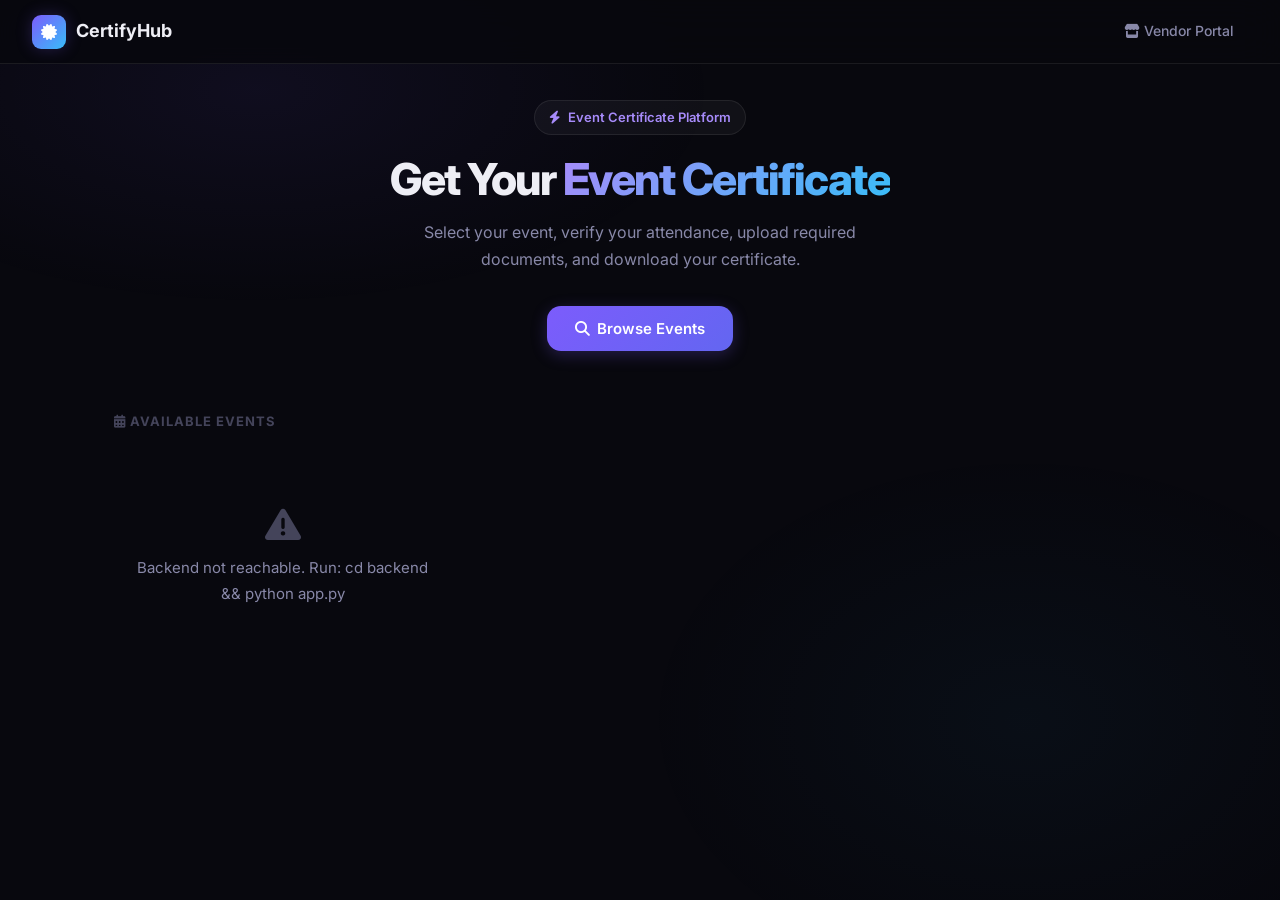
<file: website/index.html>
<!DOCTYPE html>
<html lang="en">
<head>
  <meta charset="UTF-8">
  <meta name="viewport" content="width=device-width, initial-scale=1.0">
  <title>CertifyHub — Event Certificates</title>
  <link rel="stylesheet" href="css/style.css">
  <link rel="preconnect" href="https://fonts.googleapis.com">
  <link href="https://fonts.googleapis.com/css2?family=Inter:wght@300;400;500;600;700;800;900&family=JetBrains+Mono:wght@400;500&display=swap" rel="stylesheet">
  <link rel="stylesheet" href="https://cdnjs.cloudflare.com/ajax/libs/font-awesome/6.5.1/css/all.min.css">
  <style>
    .hero { padding: 100px 0 60px; text-align: center; }
    .hero-eyebrow {
      display: inline-flex; align-items: center; gap: 8px;
      padding: 6px 14px; border-radius: 100px;
      background: var(--surface); border: 1px solid var(--border);
      color: var(--accent2); font-size: 13px; font-weight: 600; margin-bottom: 20px;
    }
    .hero h1 { margin-bottom: 16px; }
    .hero p  { max-width: 520px; margin: 0 auto 32px; font-size: 16px; }
    .events-grid { display: grid; grid-template-columns: repeat(auto-fill, minmax(300px, 1fr)); gap: 20px; }
    .event-card { cursor: pointer; position: relative; overflow: hidden; }
    .event-card::before { content:''; position:absolute; top:0; left:0; right:0; height:3px; background:linear-gradient(90deg,var(--accent),var(--blue)); opacity:0; transition:var(--t); }
    .event-card:hover::before { opacity:1; }
    .event-card:hover { transform: translateY(-3px); box-shadow: var(--shadow); }
    .event-card-top { display:flex; align-items:flex-start; justify-content:space-between; gap:12px; margin-bottom:14px; }
    .event-icon { width:44px; height:44px; border-radius:11px; background:linear-gradient(135deg,var(--accent),#6366f1); display:flex; align-items:center; justify-content:center; font-size:20px; color:#fff; flex-shrink:0; }
    .event-card h3 { margin-bottom:4px; }
    .event-desc { font-size:13px; color:var(--txt2); margin-bottom:16px; line-height:1.5; }
    .event-meta { display:flex; gap:16px; flex-wrap:wrap; font-size:12px; color:var(--txt3); }
    .event-meta span { display:flex; align-items:center; gap:5px; }
    .docs-required { display:flex; flex-wrap:wrap; gap:8px; margin-top:14px; }
    .doc-chip { padding:4px 10px; border-radius:100px; background:var(--surface); border:1px solid var(--border); font-size:12px; color:var(--txt2); display:flex; align-items:center; gap:5px; }
    .doc-chip i { color:var(--accent2); font-size:10px; }
    .flow-wrap { max-width: 680px; margin: 0 auto; }
    .check-card { text-align: center; padding: 48px 40px; }
    .check-icon { width:64px; height:64px; border-radius:16px; background:linear-gradient(135deg,var(--accent),#6366f1); display:flex; align-items:center; justify-content:center; font-size:28px; color:#fff; margin:0 auto 20px; box-shadow:0 4px 20px var(--accent-glow); }
    .doc-upload-item { margin-bottom: 16px; }
    .doc-upload-header { display:flex; align-items:center; gap:8px; margin-bottom:8px; }
    .doc-upload-num { width:22px; height:22px; border-radius:50%; background:var(--surface); border:1px solid var(--border); font-size:11px; font-weight:700; color:var(--txt2); display:flex; align-items:center; justify-content:center; }
    .verify-summary { display:grid; grid-template-columns:1fr 1fr; gap:12px; margin-bottom:24px; }
    .verify-stat { padding:16px; border-radius:var(--r-sm); border:1px solid var(--border); text-align:center; }
    .verify-stat .num { font-size:28px; font-weight:800; font-family:var(--mono); }
    .verify-stat .lbl { font-size:12px; color:var(--txt3); margin-top:2px; }
    .verify-stat.pass { border-color:rgba(34,197,94,0.3); background:rgba(34,197,94,0.04); }
    .verify-stat.pass .num { color:var(--green); }
    .verify-stat.fail { border-color:rgba(239,68,68,0.3); background:rgba(239,68,68,0.04); }
    .verify-stat.fail .num { color:var(--red); }
    .vendor-note { display:flex; gap:12px; align-items:flex-start; padding:14px 16px; border-radius:var(--r-sm); background:rgba(245,158,11,0.06); border:1px solid rgba(245,158,11,0.2); font-size:13px; color:var(--txt2); }
    .vendor-note i { color:var(--yellow); margin-top:2px; }
    .cert-actions { display:flex; gap:12px; justify-content:center; margin-top:24px; flex-wrap:wrap; }
    .back-row { display:flex; align-items:center; gap:12px; margin-bottom:28px; }
    .back-btn { display:flex; align-items:center; gap:6px; color:var(--txt2); font-size:14px; cursor:pointer; background:none; border:none; font-family:var(--font); transition:var(--t); padding:6px 0; }
    .back-btn:hover { color:var(--txt); }
  </style>
</head>
<body>

<nav class="nav">
  <a href="index.html" class="nav-brand" onclick="showHome()">
    <div class="nav-brand-icon"><i class="fas fa-certificate"></i></div>
    CertifyHub
  </a>
  <div class="nav-spacer"></div>
  <div class="nav-links">
    <a href="vendor.html" class="nav-link"><i class="fas fa-store"></i> Vendor Portal</a>
  </div>
</nav>

<!-- HOME -->
<div id="view-home">
  <div class="container">
    <div class="hero">
      <div class="hero-eyebrow"><i class="fas fa-bolt"></i> Event Certificate Platform</div>
      <h1>Get Your <span class="gradient-text">Event Certificate</span></h1>
      <p>Select your event, verify your attendance, upload required documents, and download your certificate.</p>
      <button class="btn btn-primary btn-lg" onclick="loadEvents()">
        <i class="fas fa-search"></i> Browse Events
      </button>
    </div>
    <div class="section-title"><i class="fas fa-calendar-alt"></i> Available Events</div>
    <div id="events-grid" class="events-grid">
      <div class="empty-state"><i class="fas fa-spinner fa-spin"></i><p>Loading events…</p></div>
    </div>
  </div>
</div>

<!-- FLOW -->
<div id="view-flow" style="display:none">
  <div class="container page-wrap">
    <div class="back-row">
      <button class="back-btn" onclick="showHome()"><i class="fas fa-arrow-left"></i> Back to events</button>
      <div id="flow-event-badge" class="tag"></div>
    </div>

    <div class="wizard" id="wizard">
      <div class="wizard-step active" data-step="1">
        <div class="wizard-dot"><i class="fas fa-id-card"></i></div>
        <span class="wizard-label">Verify Attendance</span>
      </div>
      <div class="wizard-line"></div>
      <div class="wizard-step" data-step="2">
        <div class="wizard-dot"><i class="fas fa-cloud-upload-alt"></i></div>
        <span class="wizard-label">Upload Documents</span>
      </div>
      <div class="wizard-line"></div>
      <div class="wizard-step" data-step="3">
        <div class="wizard-dot"><i class="fas fa-shield-alt"></i></div>
        <span class="wizard-label">Verification</span>
      </div>
      <div class="wizard-line"></div>
      <div class="wizard-step" data-step="4">
        <div class="wizard-dot"><i class="fas fa-award"></i></div>
        <span class="wizard-label">Certificate</span>
      </div>
    </div>

    <div class="flow-wrap">

      <!-- Step 1 -->
      <div class="wizard-panel active" id="panel-1">
        <div class="card card-lg check-card">
          <div class="check-icon"><i class="fas fa-user-check"></i></div>
          <h2 id="step1-event-name" style="margin-bottom:8px"></h2>
          <p style="margin-bottom:32px">Enter the name and ID number you used when you registered for this event.</p>
          <div class="gap-stack" style="max-width:380px;margin:0 auto">
            <div class="form-group">
              <label class="form-label"><i class="fas fa-user"></i> Full Name</label>
              <input id="att-name" class="form-input" placeholder="As per event registration">
            </div>
            <div class="form-group">
              <label class="form-label"><i class="fas fa-fingerprint"></i> ID Number</label>
              <input id="att-id" class="form-input" placeholder="e.g. ID001">
            </div>
            <button class="btn btn-primary btn-full btn-lg" onclick="checkAttendance()">
              <i class="fas fa-search"></i> Verify Attendance
            </button>
          </div>
        </div>
      </div>

      <!-- Step 2 -->
      <div class="wizard-panel" id="panel-2">
        <div class="card card-lg">
          <h2 style="margin-bottom:6px"><i class="fas fa-cloud-upload-alt" style="color:var(--accent2)"></i> Upload Required Documents</h2>
          <p style="margin-bottom:28px">Upload clear scans or photos. Each file must be under 5 MB.</p>
          <div id="upload-list"></div>
          <div style="display:flex;gap:12px;margin-top:28px;justify-content:flex-end">
            <button class="btn btn-outline" onclick="goStep(1)"><i class="fas fa-arrow-left"></i> Back</button>
            <button class="btn btn-primary btn-lg" onclick="submitAndVerify()">
              <i class="fas fa-paper-plane"></i> Submit &amp; Verify
            </button>
          </div>
        </div>
      </div>

      <!-- Step 3 -->
      <div class="wizard-panel" id="panel-3">
        <div class="card card-lg">
          <h2 style="margin-bottom:6px"><i class="fas fa-shield-alt" style="color:var(--accent2)"></i> Verification Results</h2>
          <p style="margin-bottom:24px">Our system checked each document. Results are shown below.</p>
          <div class="verify-summary">
            <div class="verify-stat pass">
              <div class="num" id="pass-count">0</div>
              <div class="lbl"><i class="fas fa-check-circle"></i> Verified</div>
            </div>
            <div class="verify-stat fail">
              <div class="num" id="fail-count">0</div>
              <div class="lbl"><i class="fas fa-times-circle"></i> Failed</div>
            </div>
          </div>
          <div id="verify-results" class="gap-stack" style="margin-bottom:20px"></div>
          <div id="all-passed-msg" style="display:none">
            <div style="display:flex;gap:12px;align-items:center;padding:16px;border-radius:var(--r-sm);background:var(--green-dim);border:1px solid rgba(34,197,94,0.3);margin-bottom:20px">
              <i class="fas fa-check-circle" style="color:var(--green);font-size:20px"></i>
              <div>
                <div style="font-weight:700;color:var(--green)" id="all-passed-title">All documents verified!</div>
                <div style="font-size:13px;color:var(--txt2)">You can now generate your certificate.</div>
              </div>
            </div>
          </div>
          <div id="some-failed-msg" style="display:none">
            <div class="vendor-note" style="margin-bottom:20px">
              <i class="fas fa-info-circle"></i>
              <div>Some documents failed verification. The vendor has been notified and can manually approve your application. This page will update automatically.</div>
            </div>
          </div>
          <div style="display:flex;gap:12px;justify-content:flex-end">
            <button class="btn btn-outline" onclick="goStep(2)"><i class="fas fa-arrow-left"></i> Back</button>
            <button class="btn btn-success btn-lg" id="btn-get-cert" onclick="goStep(4)" style="display:none">
              <i class="fas fa-award"></i> Get Certificate
            </button>
            <button class="btn btn-ghost btn-lg" id="btn-wait-vendor" style="display:none" disabled>
              <i class="fas fa-clock"></i> Waiting for vendor…
            </button>
          </div>
        </div>
      </div>

      <!-- Step 4 -->
      <div class="wizard-panel" id="panel-4">
        <div class="card card-lg" style="text-align:center;margin-bottom:20px">
          <div style="display:inline-flex;align-items:center;gap:10px;padding:10px 20px;border-radius:100px;background:var(--green-dim);border:1px solid rgba(34,197,94,0.3);margin-bottom:20px">
            <i class="fas fa-check-circle" style="color:var(--green)"></i>
            <span style="color:var(--green);font-weight:700">Certificate Ready</span>
          </div>
          <h2 style="margin-bottom:6px">Your certificate has been generated</h2>
          <p>Download or print it for your records.</p>
        </div>

        <div class="cert-paper" id="cert-preview">
          <div class="cert-border"></div>
          <div class="cert-seal"><i class="fas fa-award"></i></div>
          <div class="cert-org">CertifyHub — Official Certificate</div>
          <div class="cert-title">Certificate of Participation</div>
          <div class="cert-sub">This is to certify that</div>
          <div class="cert-body">
            <strong id="cert-name">—</strong><br>
            has successfully verified their attendance and documents for<br>
            <strong id="cert-event">—</strong><br>
            <span style="font-size:13px;color:#888" id="cert-date"></span>
          </div>
          <div class="cert-divider"></div>
          <div class="cert-footer">
            <div class="cert-qr"><i class="fas fa-qrcode"></i></div>
            <div class="cert-sig">
              <div class="cert-sig-line"></div>
              <div class="cert-sig-name" id="cert-vendor">Authorized Signatory</div>
            </div>
          </div>
          <div class="cert-hash" id="cert-hash"></div>
        </div>

        <div class="cert-actions">
          <button class="btn btn-primary btn-lg" onclick="printCert()">
            <i class="fas fa-print"></i> Print Certificate
          </button>
          <button class="btn btn-outline btn-lg" onclick="showHome()">
            <i class="fas fa-home"></i> Back to Events
          </button>
        </div>
      </div>

    </div>
  </div>
</div>

<div id="toasts"></div>
<script src="js/user.js?v=4"></script>
</body>
</html>
</file>
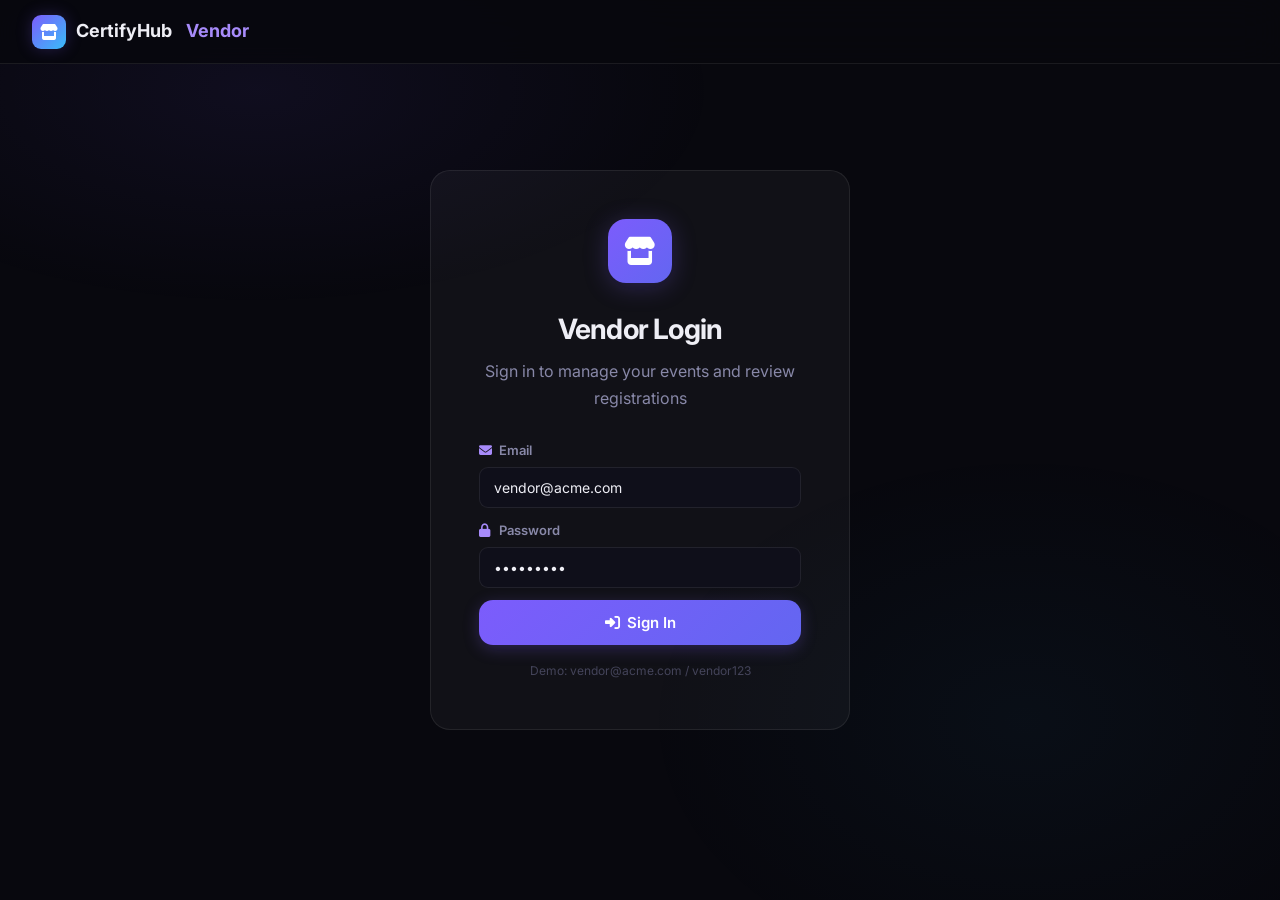
<file: website/vendor.html>
<!DOCTYPE html>
<html lang="en">
<head>
  <meta charset="UTF-8">
  <meta name="viewport" content="width=device-width, initial-scale=1.0">
  <title>CertifyHub — Vendor Portal</title>
  <link rel="stylesheet" href="css/style.css">
  <link rel="preconnect" href="https://fonts.googleapis.com">
  <link href="https://fonts.googleapis.com/css2?family=Inter:wght@300;400;500;600;700;800;900&family=JetBrains+Mono:wght@400;500&display=swap" rel="stylesheet">
  <link rel="stylesheet" href="https://cdnjs.cloudflare.com/ajax/libs/font-awesome/6.5.1/css/all.min.css">
  <style>
    /* ── Vendor-specific ── */
    .login-wrap {
      min-height: 100vh; display: flex;
      align-items: center; justify-content: center;
      padding: 24px;
    }
    .login-card {
      width: 100%; max-width: 420px;
      padding: 48px; text-align: center;
    }
    .login-icon {
      width: 64px; height: 64px; border-radius: 18px;
      background: linear-gradient(135deg, var(--accent), #6366f1);
      display: flex; align-items: center; justify-content: center;
      font-size: 28px; color: #fff;
      margin: 0 auto 24px;
      box-shadow: 0 4px 24px var(--accent-glow);
    }
    .dash-header {
      display: flex; align-items: center; justify-content: space-between;
      margin-bottom: 32px; flex-wrap: wrap; gap: 12px;
    }
    .stat-row {
      display: grid;
      grid-template-columns: repeat(auto-fit, minmax(160px, 1fr));
      gap: 14px; margin-bottom: 32px;
    }
    .stat-card {
      padding: 18px 20px; border-radius: var(--r);
      border: 1px solid var(--border); background: var(--surface);
    }
    .stat-card .num { font-size: 28px; font-weight: 800; font-family: var(--mono); }
    .stat-card .lbl { font-size: 12px; color: var(--txt3); margin-top: 2px; }

    /* Create event form */
    .create-form { max-width: 740px; }

    .doc-checkboxes {
      display: grid; grid-template-columns: repeat(auto-fill, minmax(200px, 1fr));
      gap: 10px;
    }
    .doc-check-option { cursor: pointer; }
    .doc-check-option input { display: none; }
    .doc-check-box {
      display: flex; align-items: center; gap: 10px;
      padding: 11px 14px; border-radius: var(--r-sm);
      border: 1.5px solid var(--border); transition: var(--t);
      font-size: 13px; font-weight: 500;
    }
    .doc-check-box i { color: var(--txt3); font-size: 14px; transition: var(--t); }
    .doc-check-option input:checked + .doc-check-box {
      border-color: var(--accent);
      background: rgba(124,92,252,0.07);
    }
    .doc-check-option input:checked + .doc-check-box i { color: var(--accent2); }

    .excel-zone {
      border: 2px dashed var(--border); border-radius: var(--r);
      padding: 32px; text-align: center; cursor: pointer; transition: var(--t);
    }
    .excel-zone:hover, .excel-zone.drag-over {
      border-color: var(--accent); background: rgba(124,92,252,0.04);
    }
    .excel-preview {
      display: flex; align-items: center; gap: 12px;
      padding: 12px 14px; background: var(--surface);
      border: 1px solid var(--border); border-radius: var(--r-sm);
    }
    .excel-preview i { color: var(--green); font-size: 20px; }

    /* Registrations */
    .reg-card {
      padding: 18px 20px; border-radius: var(--r-sm);
      border: 1px solid var(--border); transition: var(--t);
      cursor: pointer;
    }
    .reg-card:hover { border-color: var(--border-h); background: var(--surface); }
    .reg-card-top { display: flex; align-items: flex-start; justify-content: space-between; gap: 12px; margin-bottom: 10px; }
    .reg-name { font-weight: 700; font-size: 15px; }
    .reg-id   { font-size: 12px; color: var(--txt3); font-family: var(--mono); margin-top: 2px; }
    .reg-docs-row { display: flex; gap: 8px; flex-wrap: wrap; margin-top: 10px; }
    .doc-mini {
      display: flex; align-items: center; gap: 5px;
      padding: 3px 9px; border-radius: 100px;
      font-size: 11px; font-weight: 600; border: 1px solid;
    }
    .doc-mini.verified { color: var(--green);  border-color: rgba(34,197,94,0.3);  background: rgba(34,197,94,0.08); }
    .doc-mini.failed   { color: var(--red);    border-color: rgba(239,68,68,0.3);  background: rgba(239,68,68,0.08); }
    .doc-mini.pending  { color: var(--txt3);   border-color: var(--border); }

    /* Tab bar */
    .tabs { display: flex; gap: 4px; margin-bottom: 28px; border-bottom: 1px solid var(--border); padding-bottom: 0; }
    .tab-btn {
      padding: 10px 18px; background: none; border: none;
      color: var(--txt2); font-family: var(--font); font-size: 14px; font-weight: 600;
      cursor: pointer; border-bottom: 2px solid transparent; margin-bottom: -1px;
      transition: var(--t);
    }
    .tab-btn.active { color: var(--accent2); border-bottom-color: var(--accent); }
    .tab-panel { display: none; }
    .tab-panel.active { display: block; animation: fadeUp 0.25s ease; }

    /* Override modal docs */
    .override-doc-item {
      display: flex; align-items: center; gap: 10px;
      padding: 12px 14px; border-radius: var(--r-sm);
      border: 1px solid var(--border); margin-bottom: 8px;
    }
    .override-doc-item i { font-size: 16px; }
    .override-doc-item.verified { border-color: rgba(34,197,94,0.3); }
    .override-doc-item.failed   { border-color: rgba(239,68,68,0.3); }
    .override-doc-item.verified i { color: var(--green); }
    .override-doc-item.failed   i { color: var(--red); }

    /* Attendee type-in row */
    .att-row {
      display: grid; grid-template-columns: 1fr 1fr auto;
      gap: 8px; align-items: center;
    }
    .att-row-num {
      width: 22px; height: 22px; border-radius: 50%;
      background: var(--surface); border: 1px solid var(--border);
      font-size: 11px; font-weight: 700; color: var(--txt3);
      display: flex; align-items: center; justify-content: center;
      flex-shrink: 0;
    }
  </style>
</head>
<body>

<nav class="nav">
  <a href="vendor.html" class="nav-brand">
    <div class="nav-brand-icon"><i class="fas fa-store"></i></div>
    CertifyHub <span style="color:var(--accent2);margin-left:4px">Vendor</span>
  </a>
  <div class="nav-spacer"></div>
  <div class="nav-links" id="nav-links" style="display:none">
    <span id="nav-vendor-name" style="font-size:13px;color:var(--txt2);padding:0 8px"></span>
    <a href="index.html" class="nav-link"><i class="fas fa-users"></i> User Portal</a>
    <button class="btn btn-ghost btn-sm" onclick="logout()"><i class="fas fa-sign-out-alt"></i> Logout</button>
  </div>
</nav>

<!-- LOGIN -->
<div id="view-login" class="login-wrap">
  <div class="card card-lg login-card">
    <div class="login-icon"><i class="fas fa-store"></i></div>
    <h2 style="margin-bottom:6px">Vendor Login</h2>
    <p style="margin-bottom:28px">Sign in to manage your events and review registrations</p>
    <div class="gap-stack" style="text-align:left">
      <div class="form-group">
        <label class="form-label"><i class="fas fa-envelope"></i> Email</label>
        <input id="v-email" class="form-input" type="email" placeholder="vendor@acme.com" value="vendor@acme.com">
      </div>
      <div class="form-group">
        <label class="form-label"><i class="fas fa-lock"></i> Password</label>
        <input id="v-pass" class="form-input" type="password" placeholder="••••••••" value="vendor123">
      </div>
      <button class="btn btn-primary btn-full btn-lg" onclick="doLogin()">
        <i class="fas fa-sign-in-alt"></i> Sign In
      </button>
    </div>
    <p style="margin-top:16px;font-size:12px;color:var(--txt3)">Demo: vendor@acme.com / vendor123</p>
  </div>
</div>

<!-- DASHBOARD -->
<div id="view-dash" style="display:none">
  <div class="container page-wrap">

    <!-- Stats -->
    <div class="dash-header">
      <div>
        <h2 id="dash-greeting" style="margin-bottom:4px">Welcome back</h2>
        <p>Manage your events and review certificate registrations</p>
      </div>
      <button class="btn btn-primary" onclick="showTab('create')">
        <i class="fas fa-plus"></i> Create Event
      </button>
    </div>

    <div class="stat-row">
      <div class="stat-card">
        <div class="num" id="s-events" style="color:var(--accent2)">0</div>
        <div class="lbl"><i class="fas fa-calendar-alt"></i> Total Events</div>
      </div>
      <div class="stat-card">
        <div class="num" id="s-total" style="color:var(--blue)">0</div>
        <div class="lbl"><i class="fas fa-file-alt"></i> Registrations</div>
      </div>
      <div class="stat-card">
        <div class="num" id="s-pending" style="color:var(--yellow)">0</div>
        <div class="lbl"><i class="fas fa-clock"></i> Needs Review</div>
      </div>
      <div class="stat-card">
        <div class="num" id="s-approved" style="color:var(--green)">0</div>
        <div class="lbl"><i class="fas fa-check-circle"></i> Approved</div>
      </div>
    </div>

    <!-- Tabs -->
    <div class="tabs">
      <button class="tab-btn active" onclick="showTab('events')" id="tab-events">
        <i class="fas fa-calendar-alt"></i> My Events
      </button>
      <button class="tab-btn" onclick="showTab('registrations')" id="tab-registrations">
        <i class="fas fa-list"></i> Registrations
      </button>
      <button class="tab-btn" onclick="showTab('create')" id="tab-create">
        <i class="fas fa-plus"></i> Create Event
      </button>
    </div>

    <!-- Tab: Events -->
    <div class="tab-panel active" id="panel-events">
      <div id="events-list" class="gap-stack"></div>
    </div>

    <!-- Tab: Registrations -->
    <div class="tab-panel" id="panel-registrations">
      <div style="display:flex;align-items:center;gap:10px;margin-bottom:20px;flex-wrap:wrap">
        <select id="filter-event" class="form-select" style="max-width:280px;width:auto" onchange="loadRegistrations()">
          <option value="">All Events</option>
        </select>
        <select id="filter-status" class="form-select" style="max-width:200px;width:auto" onchange="loadRegistrations()">
          <option value="">All Status</option>
          <option value="pending">Pending</option>
          <option value="partial">Partial Failure</option>
          <option value="failed">Failed</option>
          <option value="verified">Verified</option>
          <option value="approved">Approved</option>
          <option value="rejected">Rejected</option>
        </select>
        <button class="btn btn-ghost btn-sm" onclick="loadRegistrations()"><i class="fas fa-sync-alt"></i> Refresh</button>
      </div>
      <div id="reg-list" class="gap-stack"></div>
    </div>

    <!-- Tab: Create Event -->
    <div class="tab-panel" id="panel-create">
      <div class="card card-lg create-form">
        <h2 style="margin-bottom:6px"><i class="fas fa-calendar-plus" style="color:var(--accent2)"></i> Create New Event</h2>
        <p style="margin-bottom:28px">Fill in event details, select required documents, and upload your attendee Excel file.</p>

        <div class="gap-stack">
          <div class="form-grid-2">
            <div class="form-group col-span-2">
              <label class="form-label"><i class="fas fa-tag"></i> Event Name *</label>
              <input id="ev-name" class="form-input" placeholder="e.g. Tech Summit 2026">
            </div>
            <div class="form-group">
              <label class="form-label"><i class="fas fa-calendar"></i> Event Date *</label>
              <input id="ev-date" class="form-input" type="date">
            </div>
            <div class="form-group">
              <label class="form-label"><i class="fas fa-map-marker-alt"></i> Venue</label>
              <input id="ev-venue" class="form-input" placeholder="City, Venue Name">
            </div>
            <div class="form-group col-span-2">
              <label class="form-label"><i class="fas fa-align-left"></i> Description</label>
              <textarea id="ev-desc" class="form-input form-textarea" rows="3" placeholder="Brief description of the event"></textarea>
            </div>
          </div>

          <div class="divider"></div>

          <div>
            <div class="section-title"><i class="fas fa-file-alt"></i> Required Documents</div>
            <p style="font-size:13px;margin-bottom:14px">Select which documents attendees must upload to get their certificate.</p>
            <div class="doc-checkboxes" id="doc-checkboxes"></div>
          </div>

          <div class="divider"></div>

          <div>
            <div class="section-title"><i class="fas fa-users"></i> Attendee List *</div>
            <p style="font-size:13px;margin-bottom:14px">Only people in this list can register for the certificate. Enter their <strong>Name</strong> and <strong>ID Number</strong>.</p>

            <!-- Mode toggle -->
            <div style="display:flex;gap:4px;margin-bottom:20px;background:var(--surface);border:1px solid var(--border);border-radius:var(--r-sm);padding:4px;width:fit-content">
              <button id="att-toggle-type" class="btn btn-primary btn-sm" onclick="setAttendeeMode('type')" style="min-width:130px">
                <i class="fas fa-keyboard"></i> Type In
              </button>
              <button id="att-toggle-excel" class="btn btn-ghost btn-sm" onclick="setAttendeeMode('excel')" style="min-width:130px">
                <i class="fas fa-file-excel"></i> Upload Excel
              </button>
            </div>

            <!-- TYPE-IN mode (default) -->
            <div id="att-mode-type">
              <div id="att-rows" class="gap-stack" style="margin-bottom:12px"></div>
              <button class="btn btn-ghost btn-sm" onclick="addAttendeeRow()">
                <i class="fas fa-plus"></i> Add Attendee
              </button>
              <p style="font-size:12px;color:var(--txt3);margin-top:8px">
                <i class="fas fa-info-circle"></i> ID Number must match exactly what the attendee will enter on the user portal.
              </p>
            </div>

            <!-- EXCEL mode -->
            <div id="att-mode-excel" style="display:none">
              <div class="excel-zone" id="excel-zone"
                   ondragover="event.preventDefault();document.getElementById('excel-zone').classList.add('drag-over')"
                   ondragleave="document.getElementById('excel-zone').classList.remove('drag-over')"
                   ondrop="handleExcelDrop(event)">
                <input type="file" id="excel-input" accept=".xlsx,.xls,.csv" style="display:none" onchange="excelSelected(this)">
                <div class="upload-icon"><i class="fas fa-file-excel" style="color:#22c55e"></i></div>
                <div style="font-size:14px;font-weight:600;margin-bottom:4px">Click or drag file here</div>
                <div class="upload-hint">Excel (.xlsx) or CSV — columns: Name, IDNumber</div>
                <button class="btn btn-ghost btn-sm" style="margin-top:12px" onclick="document.getElementById('excel-input').click()">
                  <i class="fas fa-folder-open"></i> Browse File
                </button>
              </div>
              <div class="excel-preview" id="excel-preview" style="display:none;margin-top:8px">
                <i class="fas fa-file-excel" style="color:var(--green)"></i>
                <div style="flex:1">
                  <div id="excel-name" style="font-weight:600;font-size:14px"></div>
                  <div id="excel-size" style="font-size:12px;color:var(--txt3)"></div>
                </div>
                <button class="btn btn-ghost btn-sm" onclick="removeExcel()"><i class="fas fa-times"></i></button>
              </div>
              <div style="margin-top:12px">
                <button class="btn btn-ghost btn-sm" onclick="downloadSampleExcel()">
                  <i class="fas fa-download"></i> Download Sample File
                </button>
              </div>
            </div>
          </div>

          <div style="display:flex;gap:12px;justify-content:flex-end;padding-top:8px">
            <button class="btn btn-outline" onclick="showTab('events')">Cancel</button>
            <button class="btn btn-primary btn-lg" onclick="submitNewEvent()">
              <i class="fas fa-rocket"></i> Create Event
            </button>
          </div>
        </div>
      </div>
    </div>

  </div>
</div>

<!-- Override Modal -->
<div class="modal-overlay" id="override-modal">
  <div class="modal-box" style="max-width:580px">
    <div class="modal-header">
      <h3><i class="fas fa-user-shield" style="color:var(--accent2)"></i> Review Registration</h3>
      <button class="modal-close" onclick="closeOverride()">&times;</button>
    </div>
    <div id="override-content"></div>
    <div class="divider"></div>
    <div class="form-group" style="margin-bottom:16px">
      <label class="form-label"><i class="fas fa-comment-alt"></i> Note (optional)</label>
      <textarea id="override-note" class="form-input form-textarea" rows="2" placeholder="Add a note about your decision…"></textarea>
    </div>
    <div style="display:flex;gap:12px">
      <button class="btn btn-success btn-lg" style="flex:1" onclick="doOverride('approve')">
        <i class="fas fa-check"></i> Approve &amp; Issue Certificate
      </button>
      <button class="btn btn-danger btn-lg" style="flex:1" onclick="doOverride('reject')">
        <i class="fas fa-times"></i> Reject
      </button>
    </div>
  </div>
</div>

<div id="toasts"></div>
<script src="js/vendor.js?v=3"></script>
</body>
</html>
</file>
<file: website/css/style.css>
/* ══════════════════════════════════════════
   CertifyHub — Shared Design System
   ══════════════════════════════════════════ */

:root {
  --bg:          #08080e;
  --bg2:         #0f0f1a;
  --bg3:         #141422;
  --surface:     rgba(255,255,255,0.04);
  --surface-h:   rgba(255,255,255,0.07);
  --border:      rgba(255,255,255,0.08);
  --border-h:    rgba(255,255,255,0.16);
  --txt:         #eeeef5;
  --txt2:        #8888a8;
  --txt3:        #44445a;
  --accent:      #7c5cfc;
  --accent2:     #a78bfa;
  --accent-glow: rgba(124,92,252,0.25);
  --green:       #22c55e;
  --green-dim:   rgba(34,197,94,0.15);
  --red:         #ef4444;
  --red-dim:     rgba(239,68,68,0.15);
  --yellow:      #f59e0b;
  --yellow-dim:  rgba(245,158,11,0.15);
  --blue:        #38bdf8;
  --blue-dim:    rgba(56,189,248,0.15);
  --r:           14px;
  --r-sm:        9px;
  --r-lg:        20px;
  --shadow:      0 8px 32px rgba(0,0,0,0.4);
  --shadow-lg:   0 20px 60px rgba(0,0,0,0.5);
  --t:           all 0.2s cubic-bezier(0.4,0,0.2,1);
  --font:        'Inter', system-ui, sans-serif;
  --mono:        'JetBrains Mono', monospace;
}

*, *::before, *::after { box-sizing: border-box; margin: 0; padding: 0; }
html { scroll-behavior: smooth; }
body {
  font-family: var(--font);
  background: var(--bg);
  color: var(--txt);
  min-height: 100vh;
  line-height: 1.6;
  overflow-x: hidden;
}

/* ── Scrollbar ── */
::-webkit-scrollbar { width: 6px; }
::-webkit-scrollbar-track { background: var(--bg); }
::-webkit-scrollbar-thumb { background: var(--border-h); border-radius: 3px; }
::-webkit-scrollbar-thumb:hover { background: var(--accent); }

/* ── Background glow ── */
body::before {
  content: '';
  position: fixed;
  inset: 0;
  z-index: -1;
  background:
    radial-gradient(ellipse 60% 40% at 20% 10%, rgba(124,92,252,0.07) 0%, transparent 60%),
    radial-gradient(ellipse 50% 50% at 80% 80%, rgba(56,189,248,0.04) 0%, transparent 60%);
  pointer-events: none;
}

/* ══ TYPOGRAPHY ══════════════════════════════ */
h1 { font-size: clamp(28px, 4vw, 44px); font-weight: 800; letter-spacing: -1.5px; line-height: 1.1; }
h2 { font-size: clamp(20px, 2.5vw, 28px); font-weight: 700; letter-spacing: -0.8px; }
h3 { font-size: 18px; font-weight: 600; }
h4 { font-size: 14px; font-weight: 600; }
p  { color: var(--txt2); line-height: 1.7; }

.gradient-text {
  background: linear-gradient(135deg, var(--accent2), var(--blue));
  -webkit-background-clip: text;
  -webkit-text-fill-color: transparent;
  background-clip: text;
}

/* ══ NAV ══════════════════════════════════════ */
.nav {
  position: fixed; top: 0; left: 0; right: 0; z-index: 100;
  height: 64px;
  display: flex; align-items: center;
  padding: 0 32px;
  background: rgba(8,8,14,0.85);
  backdrop-filter: blur(20px);
  border-bottom: 1px solid var(--border);
}
.nav-brand {
  display: flex; align-items: center; gap: 10px;
  font-size: 18px; font-weight: 700;
  text-decoration: none; color: var(--txt);
}
.nav-brand-icon {
  width: 34px; height: 34px; border-radius: 9px;
  background: linear-gradient(135deg, var(--accent), var(--blue));
  display: flex; align-items: center; justify-content: center;
  font-size: 16px; color: #fff;
  box-shadow: 0 0 16px var(--accent-glow);
}
.nav-spacer { flex: 1; }
.nav-links  { display: flex; gap: 4px; align-items: center; }
.nav-link {
  padding: 7px 14px; border-radius: var(--r-sm);
  color: var(--txt2); text-decoration: none;
  font-size: 14px; font-weight: 500;
  transition: var(--t);
}
.nav-link:hover, .nav-link.active { color: var(--txt); background: var(--surface-h); }

/* ══ BUTTONS ══════════════════════════════════ */
.btn {
  display: inline-flex; align-items: center; gap: 7px;
  padding: 10px 20px; border-radius: var(--r-sm);
  border: none; cursor: pointer;
  font-family: var(--font); font-size: 14px; font-weight: 600;
  transition: var(--t); white-space: nowrap; text-decoration: none;
}
.btn-sm  { padding: 6px 14px; font-size: 13px; }
.btn-lg  { padding: 13px 28px; font-size: 15px; border-radius: var(--r); }
.btn-xl  { padding: 16px 36px; font-size: 16px; border-radius: var(--r); }

.btn-primary {
  background: linear-gradient(135deg, var(--accent), #6366f1);
  color: #fff; box-shadow: 0 4px 16px var(--accent-glow);
}
.btn-primary:hover { transform: translateY(-2px); box-shadow: 0 8px 24px var(--accent-glow); }

.btn-success {
  background: linear-gradient(135deg, var(--green), #16a34a);
  color: #fff; box-shadow: 0 4px 16px rgba(34,197,94,0.2);
}
.btn-success:hover { transform: translateY(-2px); }

.btn-danger  { background: var(--red); color: #fff; }
.btn-danger:hover { opacity: 0.85; }

.btn-outline {
  background: transparent; color: var(--txt);
  border: 1px solid var(--border);
}
.btn-outline:hover { border-color: var(--border-h); background: var(--surface); }

.btn-ghost { background: var(--surface); color: var(--txt2); }
.btn-ghost:hover { background: var(--surface-h); color: var(--txt); }

.btn:disabled { opacity: 0.4; cursor: not-allowed; transform: none !important; }
.btn-full { width: 100%; justify-content: center; }

/* ══ CARDS / SURFACES ════════════════════════ */
.card {
  background: var(--surface);
  border: 1px solid var(--border);
  border-radius: var(--r);
  padding: 28px;
  transition: var(--t);
}
.card:hover { border-color: var(--border-h); }
.card-lg { padding: 36px; border-radius: var(--r-lg); }

/* ══ BADGES ═══════════════════════════════════ */
.badge {
  display: inline-flex; align-items: center; gap: 5px;
  padding: 4px 10px; border-radius: 100px;
  font-size: 12px; font-weight: 600;
}
.badge-green   { background: var(--green-dim);  color: var(--green); }
.badge-red     { background: var(--red-dim);    color: var(--red); }
.badge-yellow  { background: var(--yellow-dim); color: var(--yellow); }
.badge-blue    { background: var(--blue-dim);   color: var(--blue); }
.badge-purple  { background: var(--accent-glow);color: var(--accent2); }

/* ══ FORMS ════════════════════════════════════ */
.form-group { display: flex; flex-direction: column; gap: 6px; }
.form-label {
  font-size: 13px; font-weight: 600; color: var(--txt2);
  display: flex; align-items: center; gap: 6px;
}
.form-label i { color: var(--accent2); width: 14px; }

.form-input, .form-select, .form-textarea {
  padding: 11px 14px;
  border: 1px solid var(--border);
  border-radius: var(--r-sm);
  background: var(--bg2);
  color: var(--txt);
  font-family: var(--font); font-size: 14px;
  transition: var(--t); outline: none;
  width: 100%;
}
.form-input::placeholder, .form-textarea::placeholder { color: var(--txt3); }
.form-input:focus, .form-select:focus, .form-textarea:focus {
  border-color: var(--accent);
  box-shadow: 0 0 0 3px var(--accent-glow);
}
.form-input.error { border-color: var(--red); }
.form-select option { background: var(--bg2); }

.form-grid-2 { display: grid; grid-template-columns: 1fr 1fr; gap: 16px; }
.form-grid-3 { display: grid; grid-template-columns: 1fr 1fr 1fr; gap: 16px; }
.col-span-2  { grid-column: span 2; }

/* ══ UPLOAD ═══════════════════════════════════ */
.upload-area {
  border: 2px dashed var(--border);
  border-radius: var(--r);
  padding: 28px;
  text-align: center;
  cursor: pointer;
  transition: var(--t);
}
.upload-area:hover, .upload-area.drag-over {
  border-color: var(--accent);
  background: rgba(124,92,252,0.04);
}
.upload-icon { font-size: 28px; color: var(--txt3); margin-bottom: 10px; }
.upload-hint { font-size: 12px; color: var(--txt3); margin-top: 6px; }

.upload-preview {
  display: flex; align-items: center; gap: 10px;
  padding: 12px 14px;
  background: var(--surface);
  border: 1px solid var(--border);
  border-radius: var(--r-sm);
  margin-top: 8px;
}
.upload-preview i { color: var(--accent2); font-size: 18px; }
.upload-preview-info { flex: 1; }
.upload-preview-name { font-size: 14px; font-weight: 500; }
.upload-preview-size { font-size: 12px; color: var(--txt3); }

/* ══ DOC VERIFICATION RESULT ════════════════ */
.doc-result {
  display: flex; align-items: center; gap: 12px;
  padding: 14px 16px;
  border: 1px solid var(--border);
  border-radius: var(--r-sm);
  transition: var(--t);
}
.doc-result.verified { border-color: rgba(34,197,94,0.3); background: rgba(34,197,94,0.04); }
.doc-result.failed   { border-color: rgba(239,68,68,0.3);  background: rgba(239,68,68,0.04); }
.doc-result.pending  { border-color: var(--border); }
.doc-result-icon { font-size: 20px; width: 28px; text-align: center; }
.doc-result.verified .doc-result-icon { color: var(--green); }
.doc-result.failed   .doc-result-icon { color: var(--red); }
.doc-result.pending  .doc-result-icon { color: var(--txt3); }
.doc-result-info  { flex: 1; }
.doc-result-name  { font-size: 14px; font-weight: 600; }
.doc-result-reason{ font-size: 12px; color: var(--red); margin-top: 2px; }
.doc-result-conf  { font-size: 12px; color: var(--txt3); font-family: var(--mono); }

/* ══ PROGRESS WIZARD ═════════════════════════ */
.wizard {
  display: flex; align-items: center; justify-content: center;
  gap: 0; margin-bottom: 40px; flex-wrap: wrap;
}
.wizard-step {
  display: flex; flex-direction: column; align-items: center; gap: 6px;
}
.wizard-dot {
  width: 40px; height: 40px; border-radius: 12px;
  background: var(--surface); border: 1.5px solid var(--border);
  display: flex; align-items: center; justify-content: center;
  font-size: 15px; color: var(--txt3); transition: var(--t);
}
.wizard-step.active   .wizard-dot { background: linear-gradient(135deg,var(--accent),#6366f1); border-color: var(--accent); color: #fff; box-shadow: 0 4px 14px var(--accent-glow); }
.wizard-step.done     .wizard-dot { background: var(--green-dim); border-color: var(--green); color: var(--green); }
.wizard-label { font-size: 12px; font-weight: 600; color: var(--txt3); }
.wizard-step.active .wizard-label { color: var(--accent2); }
.wizard-step.done   .wizard-label { color: var(--green); }
.wizard-line {
  width: 50px; height: 1.5px; background: var(--border);
  margin: 0 6px 18px;
}

.wizard-panel { display: none; }
.wizard-panel.active { display: block; animation: fadeUp 0.3s ease; }

@keyframes fadeUp {
  from { opacity: 0; transform: translateY(12px); }
  to   { opacity: 1; transform: translateY(0); }
}

/* ══ TOAST ════════════════════════════════════ */
#toasts {
  position: fixed; bottom: 24px; right: 24px;
  z-index: 9999; display: flex; flex-direction: column; gap: 8px;
}
.toast {
  display: flex; align-items: center; gap: 10px;
  padding: 13px 18px; border-radius: var(--r-sm);
  background: var(--bg3); border: 1px solid var(--border);
  box-shadow: var(--shadow-lg); font-size: 14px; min-width: 260px;
  animation: slideIn 0.25s ease, fadeAway 0.3s ease 3.7s forwards;
}
.toast.success { border-color: var(--green); }
.toast.success i { color: var(--green); }
.toast.error   { border-color: var(--red); }
.toast.error   i { color: var(--red); }
.toast.info    { border-color: var(--accent); }
.toast.info    i { color: var(--accent2); }

@keyframes slideIn  { from { transform: translateX(100%); opacity: 0; } to { transform: none; opacity: 1; } }
@keyframes fadeAway { to   { opacity: 0; transform: translateX(40px); pointer-events: none; } }

/* ══ MODAL ════════════════════════════════════ */
.modal-overlay {
  position: fixed; inset: 0; z-index: 500;
  background: rgba(0,0,0,0.6); backdrop-filter: blur(6px);
  display: flex; align-items: center; justify-content: center;
  padding: 24px;
  opacity: 0; pointer-events: none; transition: var(--t);
}
.modal-overlay.open { opacity: 1; pointer-events: all; }
.modal-box {
  background: var(--bg2); border: 1px solid var(--border);
  border-radius: var(--r-lg); padding: 36px;
  width: 100%; max-width: 520px; max-height: 90vh; overflow-y: auto;
  transform: scale(0.95); transition: var(--t);
}
.modal-overlay.open .modal-box { transform: scale(1); }
.modal-header { display: flex; align-items: center; justify-content: space-between; margin-bottom: 24px; }
.modal-close { background: var(--surface); border: none; color: var(--txt2); width: 32px; height: 32px; border-radius: 8px; cursor: pointer; font-size: 18px; display: flex; align-items: center; justify-content: center; transition: var(--t); }
.modal-close:hover { background: var(--surface-h); color: var(--txt); }

/* ══ TABLE ════════════════════════════════════ */
.table-wrap { overflow-x: auto; border-radius: var(--r); border: 1px solid var(--border); }
table { width: 100%; border-collapse: collapse; }
thead th {
  padding: 12px 16px; text-align: left;
  font-size: 12px; font-weight: 700; text-transform: uppercase;
  letter-spacing: 0.5px; color: var(--txt3);
  background: var(--surface); border-bottom: 1px solid var(--border);
}
tbody td { padding: 13px 16px; font-size: 14px; border-bottom: 1px solid var(--border); }
tbody tr:last-child td { border-bottom: none; }
tbody tr:hover td { background: var(--surface); }
.mono { font-family: var(--mono); font-size: 12px; color: var(--accent2); }

/* ══ MISC UTILITIES ══════════════════════════ */
.container { max-width: 1100px; margin: 0 auto; padding: 0 24px; }
.page-wrap  { padding-top: 100px; padding-bottom: 60px; }
.section    { margin-bottom: 48px; }
.section-title { font-size: 13px; font-weight: 700; color: var(--txt3); text-transform: uppercase; letter-spacing: 1px; margin-bottom: 16px; }
.divider    { height: 1px; background: var(--border); margin: 24px 0; }
.gap-stack  { display: flex; flex-direction: column; gap: 12px; }
.gap-row    { display: flex; gap: 12px; align-items: center; }
.tag {
  display: inline-flex; align-items: center; gap: 6px;
  padding: 5px 12px; border-radius: 100px;
  background: var(--surface); border: 1px solid var(--border);
  font-size: 12px; font-weight: 600; color: var(--accent2);
}
.empty-state {
  text-align: center; padding: 60px 20px; color: var(--txt3);
}
.empty-state i { font-size: 36px; margin-bottom: 12px; display: block; }
.empty-state p { font-size: 15px; }

/* ══ CERTIFICATE PREVIEW ═════════════════════ */
.cert-paper {
  background: #fff; color: #1a1a2e;
  border-radius: var(--r); padding: 48px;
  max-width: 640px; margin: 0 auto;
  position: relative; overflow: hidden;
  box-shadow: var(--shadow-lg);
}
.cert-paper::before {
  content: '';
  position: absolute; inset: 0;
  background:
    repeating-linear-gradient(45deg, transparent, transparent 40px, rgba(124,92,252,0.015) 40px, rgba(124,92,252,0.015) 80px);
  pointer-events: none;
}
.cert-border {
  position: absolute; inset: 12px;
  border: 2px solid rgba(124,92,252,0.15);
  border-radius: 10px; pointer-events: none;
}
.cert-seal {
  width: 72px; height: 72px; border-radius: 50%;
  background: linear-gradient(135deg, var(--accent), #6366f1);
  display: flex; align-items: center; justify-content: center;
  font-size: 30px; color: #fff; margin: 0 auto 16px;
}
.cert-org   { font-size: 11px; text-transform: uppercase; letter-spacing: 2px; color: #888; text-align: center; }
.cert-title { font-size: 28px; font-weight: 800; text-align: center; color: #1a1a2e; margin: 8px 0 4px; }
.cert-sub   { font-size: 13px; color: #999; text-align: center; margin-bottom: 28px; }
.cert-body  { font-size: 15px; text-align: center; color: #333; line-height: 1.8; margin-bottom: 24px; }
.cert-body strong { color: #1a1a2e; font-size: 18px; }
.cert-divider { height: 1px; background: #eee; margin: 20px 0; }
.cert-footer {
  display: flex; justify-content: space-between; align-items: flex-end;
}
.cert-qr { width: 72px; height: 72px; background: #f5f5f5; border-radius: 8px; display: flex; align-items: center; justify-content: center; color: #bbb; font-size: 32px; }
.cert-sig { text-align: right; }
.cert-sig-line { width: 130px; height: 1px; background: #333; margin-bottom: 6px; margin-left: auto; }
.cert-sig-name { font-size: 12px; color: #666; }
.cert-hash { font-family: var(--mono); font-size: 9px; color: #ccc; text-align: center; margin-top: 16px; word-break: break-all; }

/* ══ RESPONSIVE ══════════════════════════════ */
@media (max-width: 768px) {
  .nav { padding: 0 16px; }
  .container { padding: 0 16px; }
  .form-grid-2, .form-grid-3 { grid-template-columns: 1fr; }
  .col-span-2 { grid-column: span 1; }
  h1 { font-size: 28px; }
  .card-lg { padding: 24px; }
  .cert-paper { padding: 32px 24px; }
  .wizard-line { width: 24px; }
}
</file>
